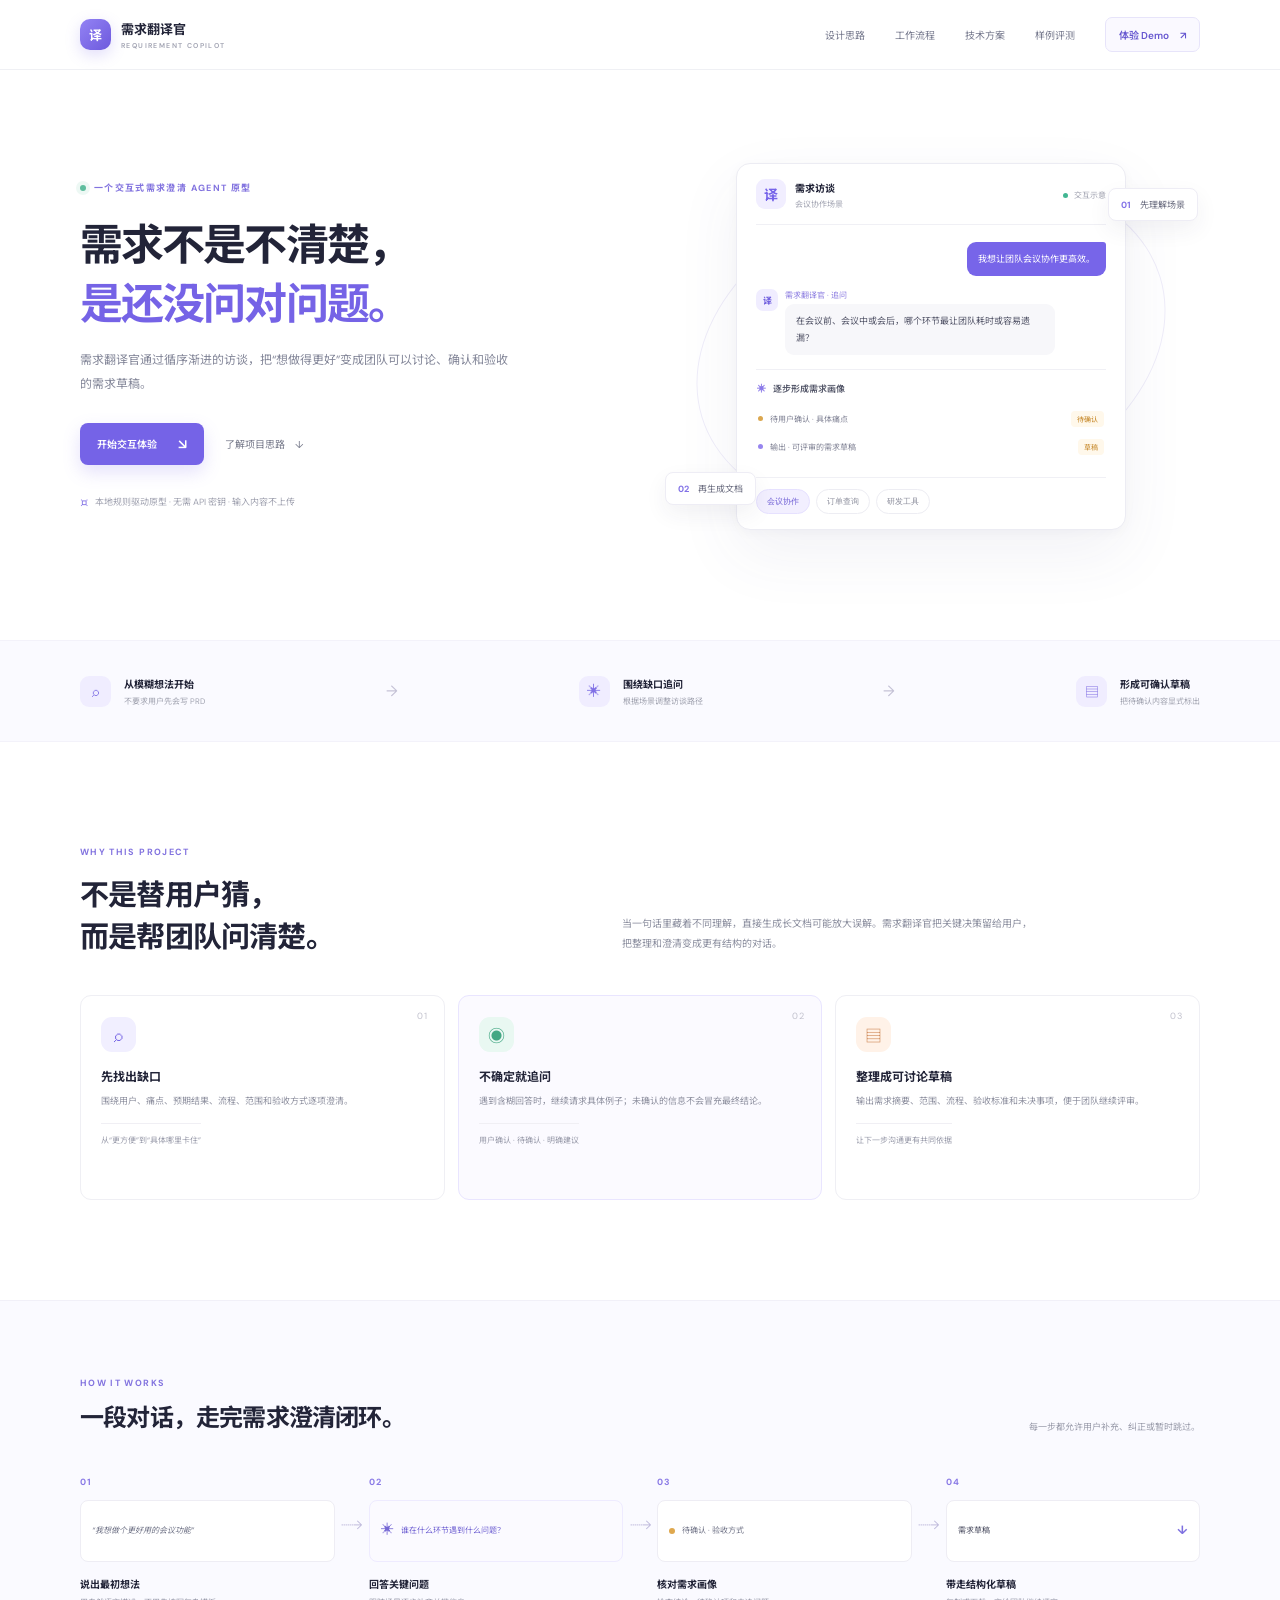
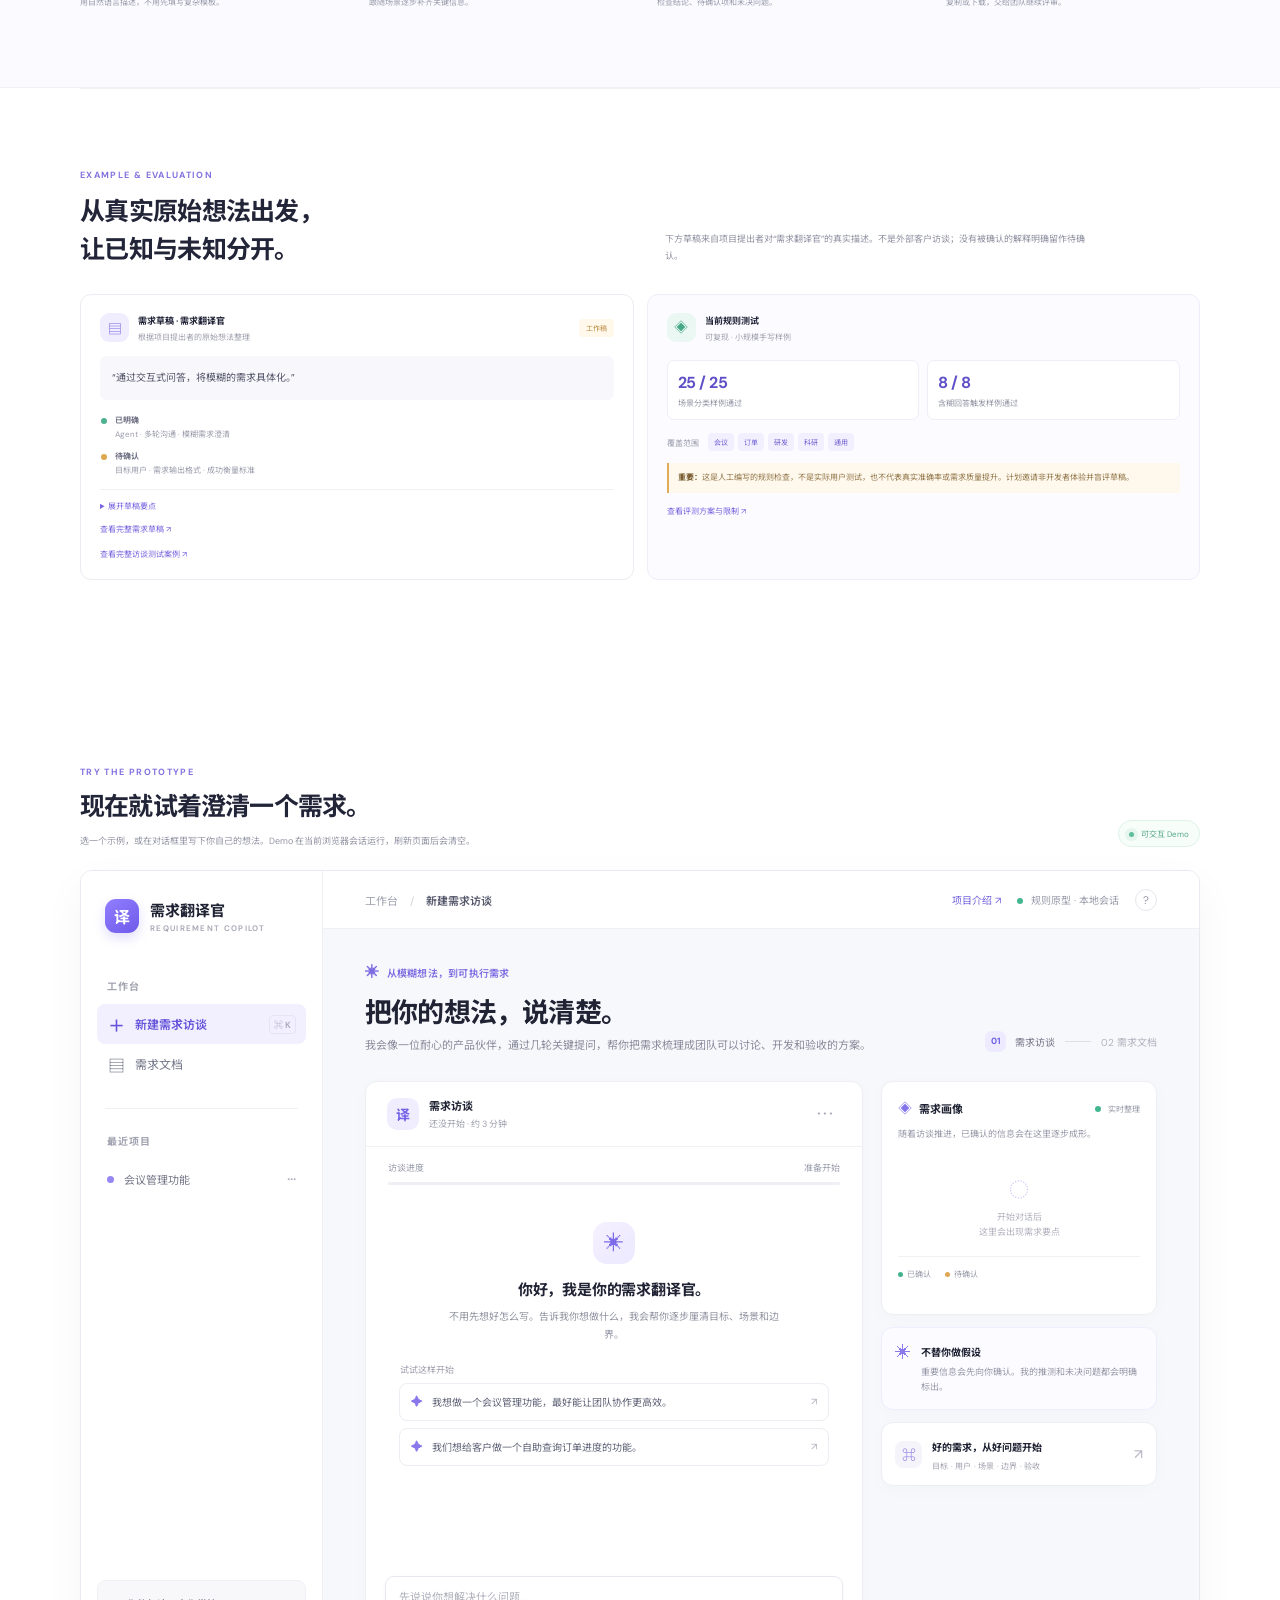
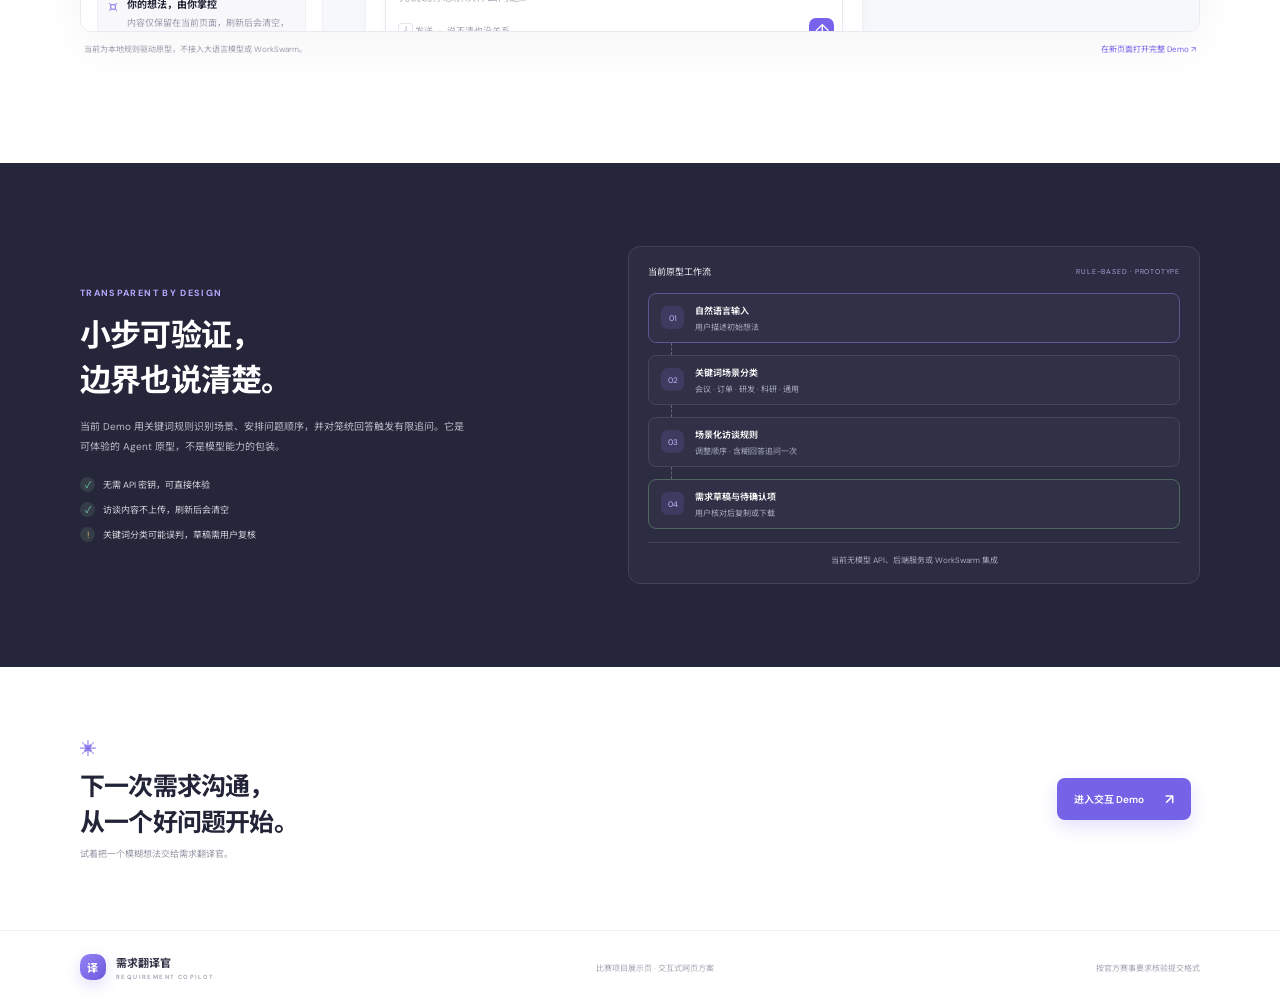
<file: index.html>
<!doctype html>
<html lang="zh-CN"><head><meta charset="utf-8"><meta http-equiv="refresh" content="0;url=/web/showcase.html"><meta name="viewport" content="width=device-width,initial-scale=1"><title>需求翻译官</title></head><body><p>正在打开项目展示页… <a href="/web/showcase.html">若未自动跳转，请点击这里</a></p><script>location.replace('/web/showcase.html');</script></body></html>
</file>
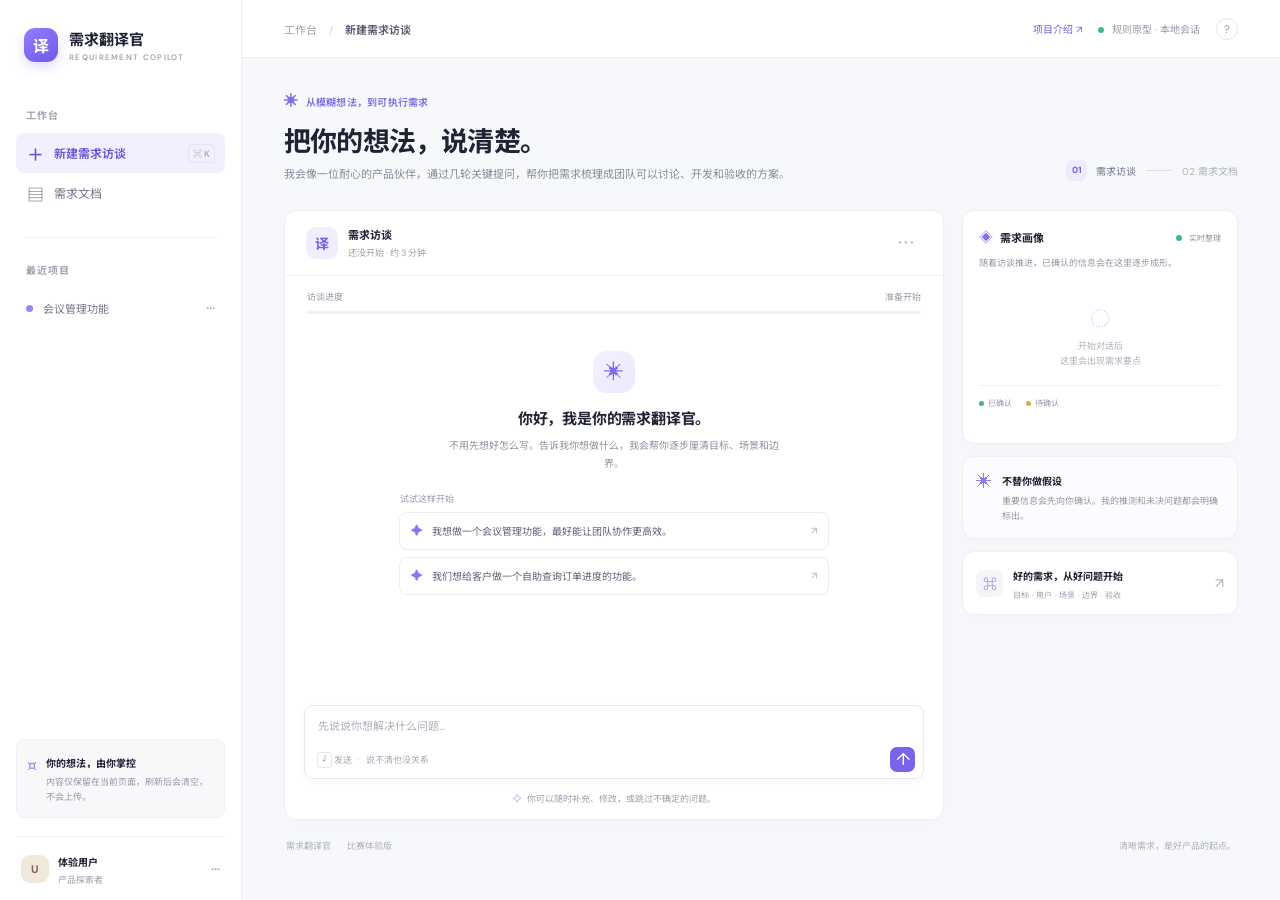
<file: web/index.html>
<!doctype html>
<html lang="zh-CN">
<head>
  <meta charset="UTF-8" />
  <meta name="viewport" content="width=device-width, initial-scale=1.0" />
  <meta name="theme-color" content="#f6f7fb" />
  <title>需求翻译官 — 把模糊想法，变成清晰需求</title>
  <link rel="preconnect" href="https://fonts.googleapis.com">
  <link rel="preconnect" href="https://fonts.gstatic.com" crossorigin>
  <link href="https://fonts.googleapis.com/css2?family=DM+Sans:wght@400;500;600;700&family=Noto+Sans+SC:wght@400;500;600;700;800&display=swap" rel="stylesheet">
  <link rel="stylesheet" href="styles.css" />
</head>
<body>
  <div class="app-shell">
    <aside class="sidebar">
      <a class="brand" href="#" aria-label="需求翻译官首页"><span class="brand-mark">译</span><span>需求翻译官<small>REQUIREMENT COPILOT</small></span></a>
      <div class="side-label">工作台</div>
      <button class="nav-item active" id="nav-new"><span class="nav-icon">＋</span> 新建需求访谈 <span class="nav-shortcut">⌘ K</span></button>
      <button class="nav-item" id="nav-doc"><span class="nav-icon">▤</span> 需求文档</button>
      <div class="side-divider"></div>
      <div class="side-label">最近项目</div>
      <button class="recent-item"><span class="recent-dot purple"></span><span>会议管理功能</span><span class="recent-more">···</span></button>
      <div class="sidebar-spacer"></div>
      <div class="privacy-note"><span class="lock-icon">⌑</span><div><strong>你的想法，由你掌控</strong><p>内容仅保留在当前页面，刷新后会清空，不会上传。</p></div></div>
      <div class="profile"><div class="avatar">U</div><div><strong>体验用户</strong><small>产品探索者</small></div><span class="profile-more">···</span></div>
    </aside>

    <main class="main-area">
      <header class="topbar"><div class="breadcrumb">工作台 <span>/</span> <strong id="crumb-title">新建需求访谈</strong></div><div class="top-actions"><a class="showcase-link" href="showcase.html">项目介绍 ↗</a><span class="saved-status"><i></i> 规则原型 · 本地会话</span><button class="icon-button" aria-label="帮助">?</button></div></header>
      <div class="workspace">
        <section class="intro-row">
          <div><div class="eyebrow"><span class="sparkle">✳</span> 从模糊想法，到可执行需求</div><h1>把你的想法，说清楚。</h1><p class="intro-copy">我会像一位耐心的产品伙伴，通过几轮关键提问，帮你把需求梳理成团队可以讨论、开发和验收的方案。</p></div>
          <div class="step-pill"><span class="step-num">01</span><span>需求访谈</span><span class="step-line"></span><span class="step-muted">02 需求文档</span></div>
        </section>

        <section class="content-grid">
          <div class="interview-card" id="interview-card">
            <div class="card-top"><div class="card-title"><span class="bot-avatar">译</span><div><strong>需求访谈</strong><small id="session-meta">还没开始 · 约 3 分钟</small></div></div><button class="more-button" aria-label="更多选项">···</button></div>
            <div class="progress-wrap"><div class="progress-meta"><span id="progress-label">访谈进度</span><span id="progress-count">准备开始</span></div><div class="progress-track"><div class="progress-fill" id="progress-fill"></div></div></div>
            <div class="chat-area" id="chat-area" aria-live="polite">
              <div class="welcome-block" id="welcome-block">
                <div class="welcome-icon">✳</div><h2>你好，我是你的需求翻译官。</h2><p>不用先想好怎么写。告诉我你想做什么，我会帮你逐步厘清目标、场景和边界。</p>
                <div class="suggestion-label">试试这样开始</div>
                <button class="suggestion" data-prompt="我想做一个会议管理功能，最好能让团队协作更高效。"><span class="suggestion-symbol">✦</span><span>我想做一个会议管理功能，最好能让团队协作更高效。</span><span class="suggestion-arrow">↗</span></button>
                <button class="suggestion" data-prompt="我们想给客户做一个自助查询订单进度的功能。"><span class="suggestion-symbol">✦</span><span>我们想给客户做一个自助查询订单进度的功能。</span><span class="suggestion-arrow">↗</span></button>
              </div>
              <div id="messages" class="messages"></div>
            </div>
            <div class="composer" id="composer">
              <textarea id="user-input" rows="1" placeholder="先说说你想解决什么问题…" aria-label="输入需求"></textarea>
              <div class="composer-bottom"><span class="input-hint"><span>↵</span> 发送 <span class="hint-sep">·</span> 说不清也没关系</span><button class="send-button" id="send-button" aria-label="发送">↑</button></div>
            </div>
            <div class="card-foot"><span>✧</span> 你可以随时补充、修改，或跳过不确定的问题。</div>
          </div>

          <aside class="right-column">
            <div class="insight-card"><div class="insight-heading"><span class="insight-icon">◈</span><strong>需求画像</strong><span class="live-tag"><i></i> 实时整理</span></div><p class="insight-desc">随着访谈推进，已确认的信息会在这里逐步成形。</p><div class="insight-list" id="insight-list"><div class="empty-insight"><span>◌</span><p>开始对话后<br>这里会出现需求要点</p></div></div><div class="insight-bottom"><span class="status-key"><i class="key-confirmed"></i>已确认</span><span class="status-key"><i class="key-open"></i>待确认</span></div></div>
            <div class="principle-card"><div class="principle-icon">✳</div><div><strong>不替你做假设</strong><p>重要信息会先向你确认。我的推测和未决问题都会明确标出。</p></div></div>
            <div class="help-card"><span class="help-icon">⌘</span><div><strong>好的需求，从好问题开始</strong><p>目标 · 用户 · 场景 · 边界 · 验收</p></div><span class="help-arrow">↗</span></div>
          </aside>
        </section>
        <footer class="page-footer"><span>需求翻译官 <span class="footer-dot">·</span> 比赛体验版</span><span>清晰需求，是好产品的起点。</span></footer>
      </div>
    </main>
  </div>
  <div class="toast" id="toast" role="status"></div>
  <div class="modal-backdrop" id="doc-modal" aria-hidden="true"><div class="doc-modal"><div class="modal-header"><div><span class="modal-kicker">需求翻译官 · 需求文档</span><h2>你的需求草稿</h2></div><button class="close-modal" id="close-modal" aria-label="关闭">×</button></div><div class="doc-meta"><span class="doc-status"><i></i> 草稿 · 需要你最终确认</span><span id="doc-date"></span></div><div class="doc-body" id="doc-body"></div><div class="modal-actions"><button class="secondary-button" id="copy-doc">复制文档</button><button class="primary-button" id="download-doc">下载 Markdown <span>↓</span></button></div></div></div>
  <script src="agent-core.js"></script>
  <script src="app.js"></script>
</body>
</html>
</file>
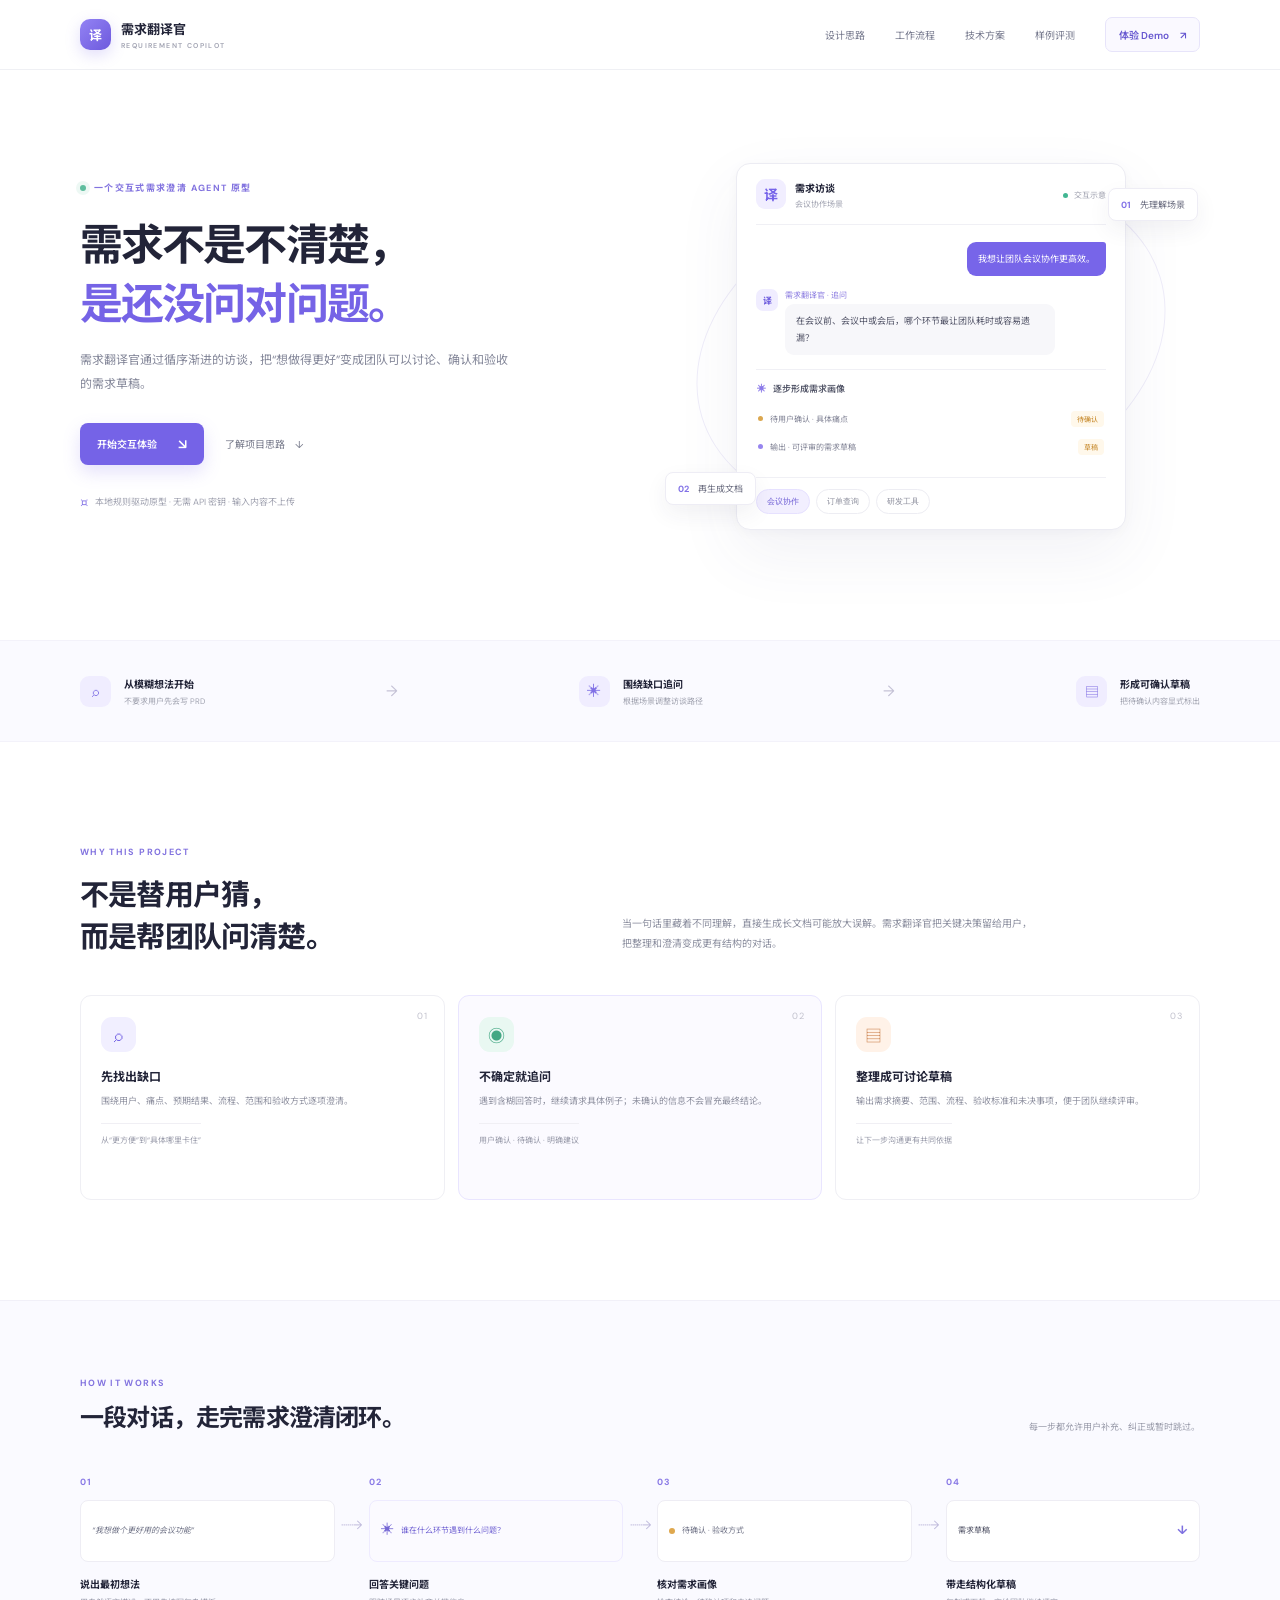
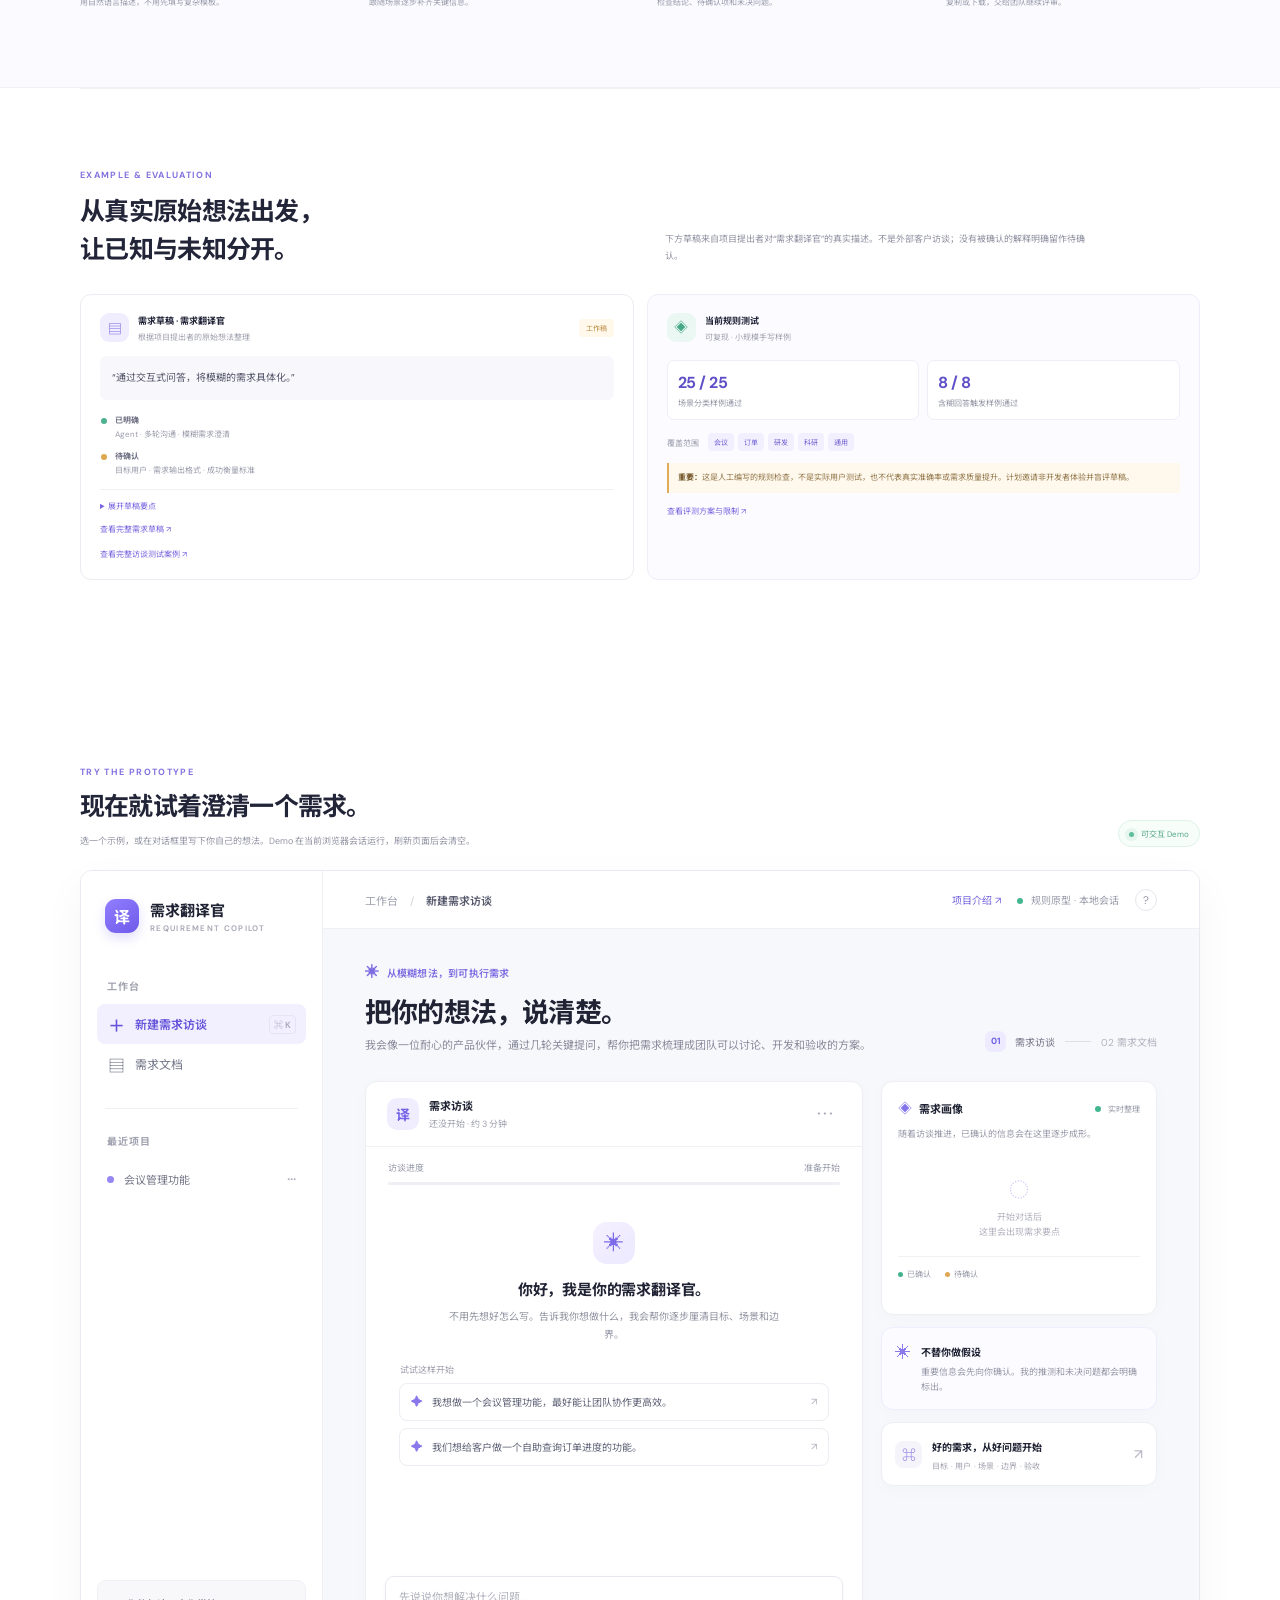
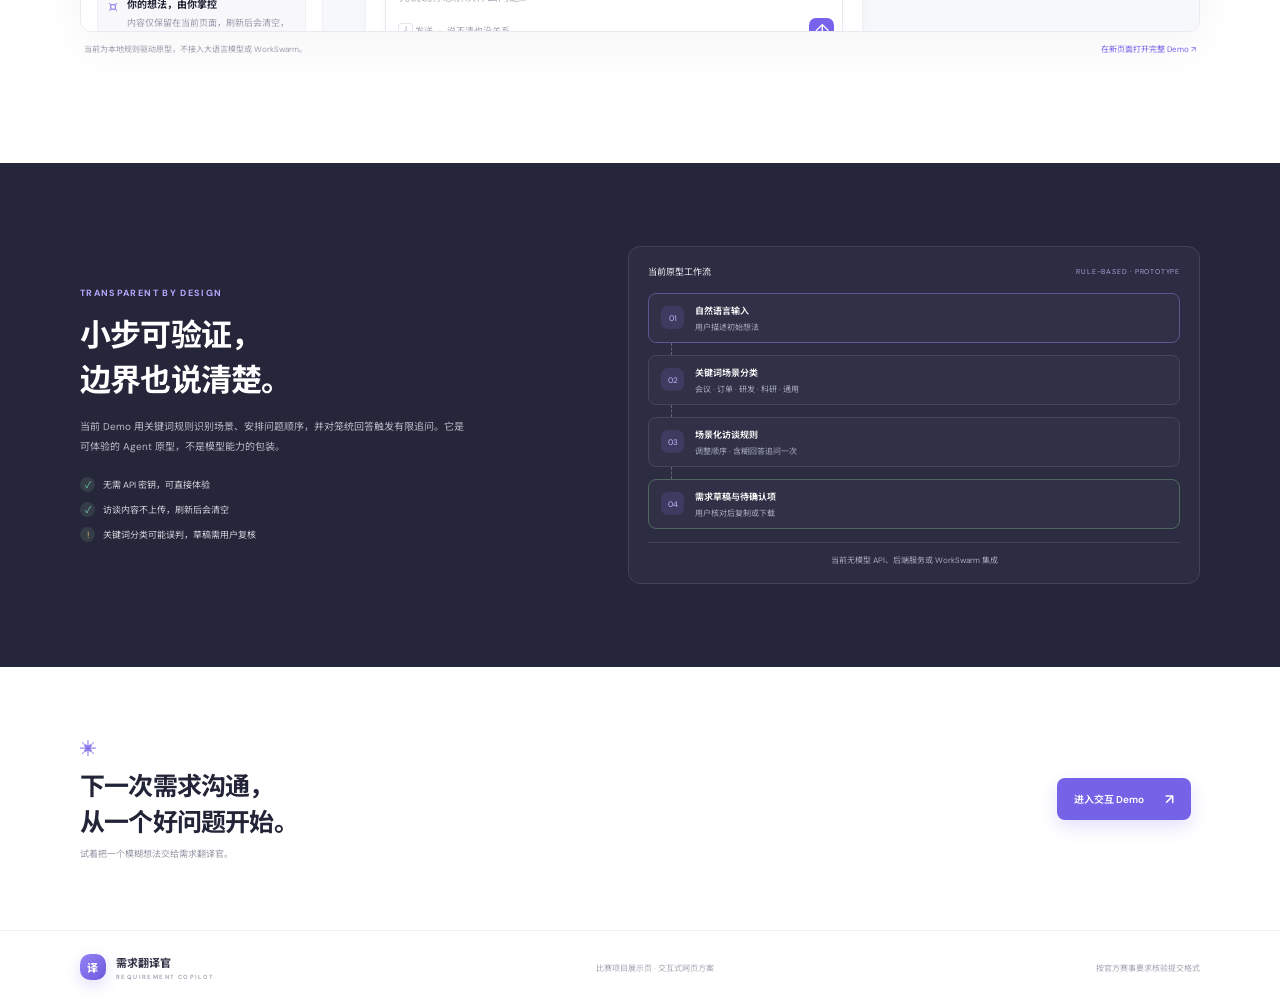
<file: web/showcase.html>
<!doctype html>
<html lang="zh-CN">
<head>
  <meta charset="UTF-8" />
  <meta name="viewport" content="width=device-width, initial-scale=1.0" />
  <meta name="theme-color" content="#f7f8fc" />
  <meta name="description" content="需求翻译官：通过有针对性的交互访谈，把模糊想法整理成可确认、可验收的需求。" />
  <title>需求翻译官｜交互式项目介绍</title>
  <link rel="stylesheet" href="showcase.css" />
</head>
<body>
  <header class="site-header">
    <a class="site-brand" href="#top"><span class="brand-symbol">译</span><span>需求翻译官<small>REQUIREMENT COPILOT</small></span></a>
    <nav><a href="#approach">设计思路</a><a href="#workflow">工作流程</a><a href="#tech">技术方案</a><a href="#evidence">样例评测</a><a class="nav-cta" href="#live-demo">体验 Demo <span>↗</span></a></nav>
  </header>
  <main id="top">
    <section class="hero wrap">
      <div class="hero-copy"><div class="eyebrow"><i></i> 一个交互式需求澄清 Agent 原型</div><h1>需求不是不清楚，<br><em>是还没问对问题。</em></h1><p>需求翻译官通过循序渐进的访谈，把“想做得更好”变成团队可以讨论、确认和验收的需求草稿。</p><div class="hero-actions"><a class="button-primary" href="#live-demo">开始交互体验 <span>↘</span></a><a class="text-link" href="#approach">了解项目思路 <span>↓</span></a></div><div class="hero-note"><span class="note-lock">⌑</span> 本地规则驱动原型 · 无需 API 密钥 · 输入内容不上传</div></div>
      <div class="hero-visual"><div class="visual-orbit orbit-one"></div><div class="visual-orbit orbit-two"></div><div class="sample-card"><div class="sample-head"><div class="sample-brand"><span>译</span><div><b>需求访谈</b><small id="sample-domain">会议协作场景</small></div></div><span class="sample-live"><i></i> 交互示意</span></div><div class="sample-chat"><div class="sample-bubble user-bubble" id="sample-user">我想让团队会议协作更高效。</div><div class="sample-agent"><span class="mini-avatar">译</span><div><div class="agent-label">需求翻译官 · 追问</div><div class="sample-bubble agent-bubble" id="sample-question">在会议前、会议中或会后，哪个环节最让团队耗时或容易遗漏？</div></div></div></div><div class="sample-divider"></div><div class="sample-result"><div class="result-title"><span>✳</span> 逐步形成需求画像</div><div class="result-row"><i class="green-dot"></i><span id="sample-confirmed">待用户确认 · 具体痛点</span><b>待确认</b></div><div class="result-row"><i class="purple-dot"></i><span>输出 · 可评审的需求草稿</span><b>草稿</b></div></div><div class="sample-tabs"><button class="sample-tab active" data-demo="meeting">会议协作</button><button class="sample-tab" data-demo="order">订单查询</button><button class="sample-tab" data-demo="coding">研发工具</button></div></div><div class="floating-note note-top"><span>01</span> 先理解场景</div><div class="floating-note note-bottom"><span>02</span> 再生成文档</div></div>
    </section>

    <section class="proof-strip"><div class="wrap proof-inner"><div><span class="proof-icon">⌕</span><b>从模糊想法开始</b><small>不要求用户先会写 PRD</small></div><div class="proof-arrow">→</div><div><span class="proof-icon">✳</span><b>围绕缺口追问</b><small>根据场景调整访谈路径</small></div><div class="proof-arrow">→</div><div><span class="proof-icon">▤</span><b>形成可确认草稿</b><small>把待确认内容显式标出</small></div></div></section>

    <section class="section wrap" id="approach"><div class="section-intro"><div class="eyebrow">WHY THIS PROJECT</div><h2>不是替用户猜，<br>而是帮团队问清楚。</h2><p>当一句话里藏着不同理解，直接生成长文档可能放大误解。需求翻译官把关键决策留给用户，把整理和澄清变成更有结构的对话。</p></div><div class="approach-grid"><article class="approach-card"><div class="card-number">01</div><div class="approach-icon lilac">⌕</div><h3>先找出缺口</h3><p>围绕用户、痛点、预期结果、流程、范围和验收方式逐项澄清。</p><span class="card-caption">从“更方便”到“具体哪里卡住”</span></article><article class="approach-card featured"><div class="card-number">02</div><div class="approach-icon mint">◉</div><h3>不确定就追问</h3><p>遇到含糊回答时，继续请求具体例子；未确认的信息不会冒充最终结论。</p><span class="card-caption">用户确认 · 待确认 · 明确建议</span></article><article class="approach-card"><div class="card-number">03</div><div class="approach-icon peach">▤</div><h3>整理成可讨论草稿</h3><p>输出需求摘要、范围、流程、验收标准和未决事项，便于团队继续评审。</p><span class="card-caption">让下一步沟通更有共同依据</span></article></div></section>

    <section class="workflow-section" id="workflow"><div class="wrap"><div class="workflow-heading"><div><div class="eyebrow">HOW IT WORKS</div><h2>一段对话，走完需求澄清闭环。</h2></div><p>每一步都允许用户补充、纠正或暂时跳过。</p></div><div class="workflow-steps"><article><span class="step-index">01</span><div class="step-visual input-visual">“我想做个更好用的会议功能”</div><h3>说出最初想法</h3><p>用自然语言描述，不用先填写复杂模板。</p></article><div class="step-connector">······→</div><article><span class="step-index">02</span><div class="step-visual ask-visual"><span>✳</span> 谁在什么环节遇到什么问题？</div><h3>回答关键问题</h3><p>跟随场景逐步补齐关键信息。</p></article><div class="step-connector">······→</div><article><span class="step-index">03</span><div class="step-visual check-visual"><i></i> 待确认 · 验收方式</div><h3>核对需求画像</h3><p>检查结论、待确认项和未决问题。</p></article><div class="step-connector">······→</div><article><span class="step-index">04</span><div class="step-visual doc-visual">需求草稿 <b>↓</b></div><h3>带走结构化草稿</h3><p>复制或下载，交给团队继续评审。</p></article></div></div></section>

    <section class="evidence-section wrap" id="evidence"><div class="evidence-heading"><div class="eyebrow">EXAMPLE & EVALUATION</div><h2>从真实原始想法出发，<br>让已知与未知分开。</h2><p>下方草稿来自项目提出者对“需求翻译官”的真实描述。不是外部客户访谈；没有被确认的解释明确留作待确认。</p></div><div class="evidence-grid"><article class="draft-preview"><div class="evidence-card-head"><span class="evidence-icon">▤</span><div><b>需求草稿 · 需求翻译官</b><small>根据项目提出者的原始想法整理</small></div><span class="draft-tag">工作稿</span></div><div class="draft-quote">“通过交互式问答，将模糊的需求具体化。”</div><div class="draft-line"><i class="confirmed-dot"></i><div><b>已明确</b><span>Agent · 多轮沟通 · 模糊需求澄清</span></div></div><div class="draft-line"><i class="pending-dot"></i><div><b>待确认</b><span>目标用户 · 需求输出格式 · 成功衡量标准</span></div></div><details class="draft-details"><summary>展开草稿要点</summary><ul><li>目标用户：尚未由提出者明确，当前不作假定。</li><li>场景：通过多轮问答逐步澄清需求；优先业务领域待选。</li><li>验收标准：尚无定量指标，需与提出者共同定义。</li><li>建议：明确最终交付物，以及“反复沟通”要减少还是作为澄清方式。</li></ul></details><a class="evidence-link" href="../docs/examples/需求翻译官-用户原始想法需求草稿.md" target="_blank" rel="noopener">查看完整需求草稿 ↗</a><br><a class="evidence-link" href="../docs/evaluation/cases/TC-001-需求翻译官核心澄清流程.md" target="_blank" rel="noopener">查看完整访谈测试案例 ↗</a></article><article class="eval-preview"><div class="evidence-card-head"><span class="evidence-icon eval-icon">◈</span><div><b>当前规则测试</b><small>可复现 · 小规模手写样例</small></div></div><div class="eval-metrics"><div class="metric"><strong>25 / 25</strong><span>场景分类样例通过</span></div><div class="metric"><strong>8 / 8</strong><span>含糊回答触发样例通过</span></div></div><div class="eval-coverage"><span>覆盖范围</span><div class="coverage-tags"><i>会议</i><i>订单</i><i>研发</i><i>科研</i><i>通用</i></div></div><div class="eval-caveat"><b>重要：</b>这是人工编写的规则检查，不是实际用户测试，也不代表真实准确率或需求质量提升。计划邀请非开发者体验并盲评草稿。</div><a class="evidence-link" href="../docs/evaluation/评测方案与初步结果.md" target="_blank" rel="noopener">查看评测方案与限制 ↗</a></article></div></section>

    <section class="demo-section wrap" id="live-demo"><div class="demo-heading"><div><div class="eyebrow">TRY THE PROTOTYPE</div><h2>现在就试着澄清一个需求。</h2><p>选一个示例，或在对话框里写下你自己的想法。Demo 在当前浏览器会话运行，刷新页面后会清空。</p></div><span class="demo-badge"><i></i> 可交互 Demo</span></div><div class="demo-frame"><iframe src="index.html" title="需求翻译官交互式 Demo" loading="lazy"></iframe></div><div class="frame-caption"><span>当前为本地规则驱动原型，不接入大语言模型或 WorkSwarm。</span><a href="index.html" target="_blank" rel="noopener">在新页面打开完整 Demo ↗</a></div></section>

    <section class="tech-section" id="tech"><div class="wrap tech-layout"><div class="tech-copy"><div class="eyebrow">TRANSPARENT BY DESIGN</div><h2>小步可验证，<br>边界也说清楚。</h2><p>当前 Demo 用关键词规则识别场景、安排问题顺序，并对笼统回答触发有限追问。它是可体验的 Agent 原型，不是模型能力的包装。</p><div class="tech-facts"><div><span class="fact-mark">✓</span><span>无需 API 密钥，可直接体验</span></div><div><span class="fact-mark">✓</span><span>访谈内容不上传，刷新后会清空</span></div><div><span class="fact-mark muted-mark">!</span><span>关键词分类可能误判，草稿需用户复核</span></div></div></div><div class="architecture-card"><div class="arch-header"><span>当前原型工作流</span><span class="arch-version">RULE-BASED · PROTOTYPE</span></div><div class="arch-node node-input"><span>01</span><div><b>自然语言输入</b><small>用户描述初始想法</small></div></div><div class="arch-line"></div><div class="arch-node"><span>02</span><div><b>关键词场景分类</b><small>会议 · 订单 · 研发 · 科研 · 通用</small></div></div><div class="arch-line"></div><div class="arch-node"><span>03</span><div><b>场景化访谈规则</b><small>调整顺序 · 含糊回答追问一次</small></div></div><div class="arch-line"></div><div class="arch-node node-output"><span>04</span><div><b>需求草稿与待确认项</b><small>用户核对后复制或下载</small></div></div><div class="arch-foot">当前无模型 API、后端服务或 WorkSwarm 集成</div></div></div></section>

    <section class="closing wrap"><div><span class="closing-sparkle">✳</span><h2>下一次需求沟通，<br>从一个好问题开始。</h2><p>试着把一个模糊想法交给需求翻译官。</p></div><a class="button-primary" href="#live-demo">进入交互 Demo <span>↗</span></a></section>
  </main>
  <footer class="site-footer"><div class="wrap footer-inner"><a class="site-brand" href="#top"><span class="brand-symbol">译</span><span>需求翻译官<small>REQUIREMENT COPILOT</small></span></a><span>比赛项目展示页 · 交互式网页方案</span><span>按官方赛事要求核验提交格式</span></div></footer>
  <script src="showcase.js"></script>
</body>
</html>
</file>
<file: web/styles.css>
@import url('https://fonts.googleapis.com/css2?family=DM+Sans:wght@400;500;600;700&family=Noto+Sans+SC:wght@400;500;600;700;800&display=swap');
:root{--ink:#202334;--muted:#85899c;--line:#ececf2;--paper:#fff;--bg:#f7f8fb;--purple:#7764ee;--purple-dark:#6551dc;--lavender:#f1efff;--green:#34a984;--font:'DM Sans','Noto Sans SC',sans-serif}*{box-sizing:border-box}body{margin:0;background:var(--bg);color:var(--ink);font-family:var(--font);font-size:14px;-webkit-font-smoothing:antialiased}button,textarea{font:inherit}button{cursor:pointer}.app-shell{min-height:100vh;display:flex}.sidebar{width:242px;background:#fff;border-right:1px solid #efeff4;padding:28px 16px 14px;display:flex;flex-direction:column;flex-shrink:0}.brand{display:flex;gap:11px;align-items:center;margin:0 8px 45px;text-decoration:none;color:var(--ink);font-weight:700;font-size:15px;letter-spacing:.1px}.brand-mark{width:34px;height:34px;border-radius:11px;background:linear-gradient(145deg,#917eff,#6e5ae9);color:#fff;display:grid;place-items:center;font-size:16px;box-shadow:0 5px 12px #7866eb38}.brand small{display:block;color:#a3a5b4;font-size:8px;letter-spacing:1.3px;font-weight:600;margin-top:2px}.side-label{font-size:10px;letter-spacing:1.1px;font-weight:700;color:#a2a4b1;margin:0 10px 11px}.nav-item,.recent-item{border:0;width:100%;height:40px;border-radius:8px;background:transparent;text-align:left;color:#75788a;padding:0 10px;display:flex;align-items:center;gap:10px;font-size:12px}.nav-item.active{color:#6553d9;background:#f2f0ff;font-weight:600}.nav-icon{font-size:17px;width:18px;text-align:center}.nav-shortcut{margin-left:auto;font-size:9px;color:#aaa8bb;border:1px solid #e6e3f3;border-radius:4px;padding:2px 4px}.side-divider{height:1px;background:#f0f0f4;margin:24px 8px}.recent-item{font-size:11px;color:#77798a}.recent-dot{width:7px;height:7px;border-radius:50%;background:#9687f5}.recent-more{margin-left:auto;font-size:17px;color:#adafbd}.sidebar-spacer{flex:1}.privacy-note{display:flex;gap:10px;padding:13px 10px;background:#f8f8fb;border:1px solid #f0f0f5;border-radius:9px;margin:12px 0 18px}.lock-icon{color:#8d7beb;font-size:18px}.privacy-note strong,.profile strong{font-size:10px}.privacy-note p{font-size:9px;line-height:1.6;color:#999baa;margin:4px 0 0}.profile{border-top:1px solid #f0f0f4;padding:15px 5px 0;display:flex;align-items:center;gap:9px}.avatar{width:28px;height:28px;border-radius:9px;background:#f1e8dc;color:#80664f;font-weight:700;display:grid;place-items:center;font-size:11px}.profile small{display:block;font-size:9px;color:#a0a1ae;margin-top:3px}.profile-more{margin-left:auto;color:#aaa;font-size:17px}.main-area{flex:1;min-width:0}.topbar{height:58px;background:#fff;border-bottom:1px solid #efeff4;padding:0 42px;display:flex;align-items:center;justify-content:space-between}.breadcrumb{font-size:11px;color:#a1a3b1}.breadcrumb span{margin:0 9px;color:#d1d1d9}.breadcrumb strong{font-weight:600;color:#55586b}.top-actions{display:flex;align-items:center;gap:16px}.showcase-link{font-size:10px;color:#7564df;text-decoration:none}.showcase-link:hover{color:#5744c8}.saved-status{color:#999baa;font-size:10px}.saved-status i,.live-tag i,.doc-status i{width:6px;height:6px;background:#42b78f;display:inline-block;border-radius:50%;margin-right:5px}.icon-button{width:22px;height:22px;border:1px solid #e7e7ee;border-radius:50%;background:#fff;color:#9395a4;font-size:11px}.workspace{max-width:1220px;margin:0 auto;padding:34px 42px 18px}.intro-row{display:flex;align-items:flex-end;justify-content:space-between;margin-bottom:25px}.eyebrow{font-size:10px;color:#7c6de2;font-weight:600;letter-spacing:.25px}.sparkle{font-size:14px;margin-right:5px}.intro-row h1{font-size:27px;letter-spacing:-.8px;margin:10px 0 6px;font-weight:700}.intro-copy{color:#898c9c;font-size:11px;margin:0;line-height:1.8}.step-pill{display:flex;align-items:center;gap:9px;color:#77798a;font-size:10px;padding-bottom:4px;white-space:nowrap}.step-num{width:21px;height:21px;border-radius:7px;display:grid;place-items:center;background:#eeeaff;color:#6f5fe1;font-weight:700;font-size:9px}.step-line{width:26px;height:1px;background:#dedee7;margin:0 1px}.step-muted{color:#b2b3bf}.content-grid{display:grid;grid-template-columns:minmax(0,1fr) 276px;gap:18px;align-items:start}.interview-card,.insight-card,.principle-card,.help-card{background:#fff;border:1px solid #eeeff4;border-radius:12px;box-shadow:0 4px 20px #30345105}.interview-card{min-height:610px;display:flex;flex-direction:column}.card-top{height:65px;display:flex;align-items:center;justify-content:space-between;padding:0 21px;border-bottom:1px solid #f1f1f5}.card-title{display:flex;align-items:center;gap:10px}.bot-avatar{width:32px;height:32px;border-radius:10px;background:#f0edff;color:#7665e7;display:grid;place-items:center;font-weight:700}.card-title strong{display:block;font-size:11px}.card-title small{display:block;font-size:9px;color:#a0a1af;margin-top:4px}.more-button{background:none;border:0;color:#a7a8b5;font-size:19px;letter-spacing:2px}.progress-wrap{padding:14px 22px 0}.progress-meta{display:flex;justify-content:space-between;font-size:9px;color:#9b9dac;margin-bottom:8px}.progress-track{height:3px;border-radius:3px;background:#f0eff5;overflow:hidden}.progress-fill{height:100%;background:#8978ed;border-radius:3px;width:0;transition:width .4s}.chat-area{padding:20px 22px 10px;flex:1;min-height:365px;overflow-y:auto;max-height:430px}.welcome-block{max-width:430px;margin:17px auto 20px;text-align:center}.welcome-icon{width:42px;height:42px;border-radius:14px;background:linear-gradient(135deg,#f5f1ff,#ece8ff);color:#7d6ae9;display:grid;place-items:center;margin:0 auto 14px;font-size:20px}.welcome-block h2{font-size:15px;margin:0 0 8px;letter-spacing:-.2px}.welcome-block>p{font-size:10px;color:#9294a2;line-height:1.8;margin:0 auto 19px;max-width:340px}.suggestion-label{text-align:left;color:#a0a1af;font-size:9px;margin:0 0 7px 1px}.suggestion{width:100%;text-align:left;border:1px solid #ededf3;background:#fff;border-radius:8px;padding:10px 11px;color:#626579;font-size:10px;margin:0 0 7px;display:flex;align-items:center;gap:9px;transition:.2s}.suggestion:hover{border-color:#c8c0fb;background:#fbfaff}.suggestion-symbol{font-size:12px;color:#8978ec}.suggestion-arrow{margin-left:auto;color:#b0b0be}.messages{display:flex;flex-direction:column;gap:15px}.message{display:flex;align-items:flex-start;gap:9px;max-width:91%;animation:fade .25s ease}.message.user{margin-left:auto;flex-direction:row-reverse}.message-avatar{width:25px;height:25px;border-radius:8px;flex:0 0 25px;display:grid;place-items:center;font-size:10px;font-weight:700}.message.assistant .message-avatar{background:#f0edff;color:#7665e7}.message.user .message-avatar{background:#f0eae2;color:#806a50}.bubble{padding:10px 12px;border-radius:4px 10px 10px 10px;background:#f7f7fa;color:#4e5062;font-size:11px;line-height:1.8;white-space:pre-wrap}.message.user .bubble{background:#7665e7;color:white;border-radius:10px 4px 10px 10px}.question-label{font-size:9px;color:#8d7ee8;margin-bottom:4px;font-weight:600}.quick-replies{margin-left:34px;display:flex;gap:7px;flex-wrap:wrap}.quick-reply{border:1px solid #e7e4f8;background:#fff;color:#7063c7;padding:6px 10px;border-radius:20px;font-size:9px;transition:.2s}.quick-reply:hover{background:#f4f1ff;border-color:#c9c1f6}.typing{display:flex;gap:4px;padding:11px 14px;background:#f7f7fa;border-radius:5px 10px 10px 10px;width:max-content;margin-left:34px}.typing i{width:4px;height:4px;border-radius:50%;background:#9a8bea;animation:bop 1s infinite}.typing i:nth-child(2){animation-delay:.15s}.typing i:nth-child(3){animation-delay:.3s}.composer{margin:0 19px;border:1px solid #e8e8f0;border-radius:9px;box-shadow:0 2px 7px #33344a08;transition:.2s}.composer:focus-within{border-color:#c8c0f4;box-shadow:0 0 0 3px #7764ee0b}.composer textarea{width:100%;resize:none;border:0;outline:0;padding:12px 13px 5px;background:transparent;color:#353749;font-size:11px;line-height:1.6;min-height:37px;max-height:100px}.composer textarea::placeholder{color:#b0b1bd}.composer-bottom{height:31px;display:flex;align-items:center;justify-content:space-between;padding:0 8px 6px 12px}.input-hint{font-size:9px;color:#aaaab6}.input-hint span:first-child{border:1px solid #e5e5ed;border-radius:3px;padding:1px 4px;color:#8e90a0}.hint-sep{margin:0 4px}.send-button{border:0;width:25px;height:25px;border-radius:7px;background:#7764eb;color:white;font-size:17px;line-height:1;transition:.2s}.send-button:hover{background:#6250d9;transform:translateY(-1px)}.send-button:disabled{background:#c9c5df;cursor:default}.card-foot{text-align:center;color:#a1a2af;font-size:9px;padding:13px 0 14px}.card-foot span{color:#9787ea;margin-right:3px}.right-column{display:flex;flex-direction:column;gap:12px}.insight-card{padding:17px 16px 13px;min-height:234px}.insight-heading{display:flex;align-items:center;gap:7px}.insight-icon{color:#8373e8;font-size:14px}.insight-heading strong{font-size:11px}.live-tag{margin-left:auto;font-size:8px;color:#999baa}.insight-desc{font-size:9px;color:#9a9baa;line-height:1.7;margin:9px 0 14px}.empty-insight{text-align:center;color:#b2b3bf;padding:18px 0 15px}.empty-insight span{font-size:20px;color:#d1cafa}.empty-insight p{font-size:9px;line-height:1.7;margin:7px 0 0}.insight-item{padding:8px 0;border-top:1px solid #f3f3f6;display:flex;gap:7px;align-items:flex-start}.insight-status{width:6px;height:6px;border-radius:50%;margin-top:4px;flex:0 0 6px}.insight-status.confirmed{background:#43b38d}.insight-status.open{background:#e0a753}.insight-item div{min-width:0}.insight-item small{font-size:8px;color:#a4a5b1;display:block;margin-bottom:3px}.insight-item p{font-size:9px;color:#55586b;line-height:1.6;margin:0;overflow-wrap:anywhere}.insight-bottom{border-top:1px solid #f1f1f5;padding-top:11px;display:flex;gap:14px}.status-key{font-size:8px;color:#9b9dab}.status-key i{display:inline-block;width:5px;height:5px;border-radius:50%;margin-right:4px}.key-confirmed{background:#43b38d}.key-open{background:#e0a753}.principle-card{padding:14px 13px;display:flex;gap:10px;align-items:flex-start;background:#fcfbff;border-color:#f0edff}.principle-icon{color:#8b79e9;font-size:16px}.principle-card strong,.help-card strong{font-size:10px}.principle-card p{margin:5px 0 0;color:#999aa9;font-size:9px;line-height:1.7}.help-card{padding:14px 13px;display:flex;gap:10px;align-items:center}.help-icon{width:27px;height:27px;display:grid;place-items:center;border-radius:8px;background:#f5f4fb;color:#8b7be3;font-weight:700}.help-card p{margin:5px 0 0;color:#a1a2b0;font-size:8px;letter-spacing:.2px}.help-arrow{margin-left:auto;color:#b1b0c0}.page-footer{display:flex;justify-content:space-between;color:#b0b1bd;font-size:9px;padding:19px 2px 0}.footer-dot{margin:0 5px;color:#d4d4dd}.toast{position:fixed;bottom:25px;left:50%;transform:translate(-50%,15px);background:#28293a;color:#fff;font-size:11px;padding:10px 15px;border-radius:8px;opacity:0;pointer-events:none;transition:.25s;z-index:10;box-shadow:0 8px 22px #20203022}.toast.show{opacity:1;transform:translate(-50%,0)}.modal-backdrop{position:fixed;inset:0;background:#17172866;backdrop-filter:blur(3px);z-index:20;display:none;align-items:center;justify-content:center;padding:20px}.modal-backdrop.open{display:flex;animation:fade .2s}.doc-modal{width:min(720px,100%);max-height:90vh;overflow:auto;background:#fff;border-radius:14px;padding:27px 32px;box-shadow:0 25px 80px #19192f33}.modal-header{display:flex;justify-content:space-between;align-items:flex-start}.modal-kicker{color:#8071df;font-size:9px;letter-spacing:.5px}.modal-header h2{font-size:20px;margin:6px 0 0}.close-modal{border:0;background:#f6f6f9;color:#77798a;border-radius:7px;width:29px;height:29px;font-size:20px}.doc-meta{display:flex;justify-content:space-between;margin:17px 0;padding:10px 0;border-top:1px solid #f0f0f4;border-bottom:1px solid #f0f0f4;font-size:9px;color:#9b9dab}.doc-status{color:#77798b}.doc-body{font-size:11px;line-height:1.8;color:#55586a}.doc-body h3{font-size:12px;color:#343648;margin:18px 0 5px}.doc-body p{margin:5px 0}.doc-body ul{padding-left:18px;margin:5px 0}.doc-body li{padding:2px 0}.doc-body .doc-note{background:#fff9ed;border-left:2px solid #e3b564;padding:8px 10px;color:#8b7447;margin:9px 0}.modal-actions{display:flex;justify-content:flex-end;gap:8px;margin-top:21px;padding-top:15px;border-top:1px solid #f0f0f4}.secondary-button,.primary-button{border-radius:7px;padding:9px 13px;font-size:10px}.secondary-button{border:1px solid #e6e6ed;background:#fff;color:#66687a}.primary-button{border:0;background:#7764e9;color:#fff}.primary-button span{margin-left:7px}@keyframes fade{from{opacity:0;transform:translateY(5px)}to{opacity:1;transform:translateY(0)}}@keyframes bop{0%,60%,100%{transform:translateY(0);opacity:.45}30%{transform:translateY(-3px);opacity:1}}
@media(max-width:1000px){.sidebar{width:205px}.workspace{padding:29px 25px 18px}.topbar{padding:0 25px}.content-grid{grid-template-columns:minmax(0,1fr) 240px;gap:12px}}@media(max-width:760px){.sidebar{display:none}.topbar{height:51px;padding:0 17px}.workspace{padding:24px 16px 18px}.intro-row{align-items:flex-start;gap:12px;flex-direction:column;margin-bottom:19px}.intro-row h1{font-size:23px}.step-pill{padding:0}.content-grid{grid-template-columns:1fr}.interview-card{min-height:560px}.right-column{display:grid;grid-template-columns:1fr 1fr}.insight-card{grid-column:1/-1}.page-footer span:last-child{display:none}}@media(max-width:420px){.right-column{grid-template-columns:1fr}.insight-card{grid-column:auto}.doc-modal{padding:22px 18px}.intro-copy{max-width:350px}.chat-area{padding-left:15px;padding-right:15px}}
.edit-insight{display:inline-block;margin-top:5px;padding:2px 8px;border:1px solid #e6e2f8;border-radius:5px;background:#fff;color:#6f60c8;font-size:8px}.edit-insight:hover,.edit-insight:focus-visible{background:#f5f2ff;border-color:#bfb5f3}.skip-reply{color:#77798a;border-color:#e4e5eb}.skip-reply:hover{background:#f5f5f8;border-color:#c9cad3}
</file>
<file: web/showcase.css>
@import url('https://fonts.googleapis.com/css2?family=DM+Sans:wght@400;500;600;700&family=Noto+Sans+SC:wght@400;500;600;700;800&display=swap');
:root{--ink:#222438;--muted:#777b91;--purple:#7664e9;--deep:#6350d5;--line:#e9eaf1;--bg:#f8f9fc;--font:'DM Sans','Noto Sans SC',sans-serif}*{box-sizing:border-box}html{scroll-behavior:smooth;scroll-padding-top:82px}body{margin:0;background:#fff;color:var(--ink);font-family:var(--font);font-size:14px;-webkit-font-smoothing:antialiased}a{color:inherit;text-decoration:none}.wrap{width:min(1120px,calc(100% - 64px));margin:0 auto}.site-header{height:70px;position:sticky;top:0;background:#ffffffed;backdrop-filter:blur(14px);border-bottom:1px solid #eff0f4;z-index:10;display:flex;align-items:center;justify-content:space-between;padding:0 max(32px,calc((100vw - 1120px)/2))}.site-brand{display:flex;align-items:center;gap:10px;font-size:13px;font-weight:700;letter-spacing:.1px}.site-brand small{display:block;font-size:7px;letter-spacing:1.4px;color:#a0a2b1;font-weight:600;margin-top:3px}.brand-symbol{width:31px;height:31px;border-radius:10px;background:linear-gradient(135deg,#9383f4,#6d59dd);color:#fff;display:grid;place-items:center;box-shadow:0 5px 15px #7664e938}nav{display:flex;align-items:center;gap:30px;color:#777a8e;font-size:10px}nav a:hover,.text-link:hover{color:var(--purple)}.nav-cta{padding:9px 13px;border:1px solid #e7e4fa;border-radius:7px;color:#6657d0;background:#faf9ff;font-weight:600}.nav-cta span{margin-left:9px}.hero{min-height:570px;display:grid;grid-template-columns:1fr 1fr;align-items:center;gap:45px;padding-top:45px;padding-bottom:62px}.eyebrow{font-size:9px;text-transform:uppercase;letter-spacing:1.35px;color:#8273df;font-weight:700}.hero .eyebrow{display:flex;align-items:center;gap:8px}.hero .eyebrow i,.demo-badge i{width:6px;height:6px;background:#5ebd9e;border-radius:50%;display:inline-block;box-shadow:0 0 0 4px #5ebd9e1c}.hero h1{font-size:43px;line-height:1.35;letter-spacing:-1.9px;margin:22px 0 15px;font-weight:700}.hero h1 em{font-style:normal;color:#7563e6}.hero-copy>p{font-size:12px;color:#85889a;line-height:2;max-width:430px;margin:0}.hero-actions{display:flex;align-items:center;gap:21px;margin-top:27px}.button-primary{display:inline-flex;align-items:center;justify-content:center;gap:21px;background:#7563e7;color:#fff;padding:12px 17px;border-radius:8px;font-size:10px;font-weight:600;box-shadow:0 7px 18px #7664e933;transition:.2s}.button-primary:hover{background:#6250d4;transform:translateY(-2px);box-shadow:0 10px 24px #7664e944}.button-primary span{font-size:14px}.text-link{font-size:10px;color:#777a8b}.text-link span{margin-left:7px}.hero-note{font-size:9px;color:#a0a2b0;margin-top:27px;display:flex;gap:7px;align-items:center}.note-lock{color:#8676e6;font-size:15px}.hero-visual{height:430px;position:relative;display:flex;align-items:center;justify-content:center}.visual-orbit{position:absolute;border:1px solid #efedf9;border-radius:50%;transform:rotate(-17deg)}.orbit-one{width:480px;height:330px}.orbit-two{width:400px;height:270px;transform:rotate(22deg);border-color:#f2f0fa}.sample-card{position:relative;width:min(390px,95%);background:#fff;border:1px solid #ececf3;border-radius:14px;padding:0 19px 15px;box-shadow:0 24px 65px #4d477b12,0 3px 12px #29294908;z-index:2}.sample-head{height:61px;border-bottom:1px solid #f0f0f5;display:flex;align-items:center;justify-content:space-between}.sample-brand{display:flex;align-items:center;gap:9px}.sample-brand>span{width:30px;height:30px;border-radius:9px;background:#f1eeff;color:#7664e9;display:grid;place-items:center;font-weight:700}.sample-brand b{display:block;font-size:10px}.sample-brand small{font-size:8px;color:#a2a4b2;display:block;margin-top:3px}.sample-live{font-size:8px;color:#a0a2b0}.sample-live i{width:5px;height:5px;display:inline-block;border-radius:50%;background:#42b692;margin-right:4px}.sample-chat{padding:17px 0 14px;display:flex;flex-direction:column;gap:13px}.sample-bubble{font-size:9px;line-height:1.8;padding:9px 11px;border-radius:9px}.user-bubble{background:#7765e9;color:#fff;max-width:83%;align-self:flex-end;border-radius:9px 3px 9px 9px}.sample-agent{display:flex;gap:7px;align-items:flex-start}.mini-avatar{width:22px;height:22px;border-radius:7px;background:#f0edff;color:#7463df;display:grid;place-items:center;font-size:9px;font-weight:700;flex:0 0 22px}.agent-label{font-size:8px;color:#8d7ee1;margin:0 0 4px}.agent-bubble{background:#f7f7fa;color:#535568;max-width:270px}.sample-divider{height:1px;background:#f0f0f5}.sample-result{padding:12px 1px 9px}.result-title{font-size:9px;font-weight:600;color:#55586a;margin-bottom:10px}.result-title span{color:#8c7be9;margin-right:5px}.result-row{display:flex;align-items:center;gap:7px;padding:6px 1px;font-size:8px;color:#838597}.result-row b{margin-left:auto;color:#d09b4a;background:#fff8eb;border-radius:4px;padding:3px 6px;font-size:7px;font-weight:500}.green-dot,.purple-dot{width:5px;height:5px;border-radius:50%;background:#dba74f}.purple-dot{background:#9785ef}.sample-tabs{border-top:1px solid #f0f0f5;margin-top:7px;padding-top:11px;display:flex;gap:6px}.sample-tab{border:1px solid #ededf3;background:#fff;color:#888a99;border-radius:20px;padding:6px 10px;font-size:8px;cursor:pointer;transition:.2s}.sample-tab.active,.sample-tab:hover{background:#f2efff;border-color:#e6e1ff;color:#7060d5}.floating-note{position:absolute;background:#fff;padding:9px 12px;border:1px solid #eeedf5;border-radius:8px;box-shadow:0 9px 22px #35345210;font-size:9px;color:#6a6c7f;z-index:3}.floating-note span{color:#8272e7;font-weight:700;margin-right:7px}.note-top{top:56px;right:2px}.note-bottom{bottom:57px;left:2px}.proof-strip{background:#fafaff;border-top:1px solid #f3f2fa;border-bottom:1px solid #f3f2fa}.proof-inner{height:100px;display:flex;justify-content:space-between;align-items:center}.proof-inner>div:not(.proof-arrow){display:grid;grid-template-columns:34px auto;grid-template-rows:auto auto;align-items:center;column-gap:10px}.proof-icon{grid-row:1/3;width:31px;height:31px;border-radius:9px;background:#f0edff;color:#8170e5;display:grid;place-items:center;font-size:14px}.proof-inner b{font-size:10px}.proof-inner small{font-size:8px;color:#a1a3b0;margin-top:3px}.proof-arrow{color:#c3c0d5;font-size:15px}.section{padding-top:104px;padding-bottom:100px}.section-intro{display:grid;grid-template-columns:.8fr 1fr;column-gap:80px;align-items:end;margin-bottom:37px}.section-intro .eyebrow{grid-column:1/-1;margin-bottom:16px}.section-intro h2,.workflow-heading h2,.demo-heading h2,.tech-copy h2,.closing h2{font-size:29px;letter-spacing:-.8px;line-height:1.45;margin:0;font-weight:700}.section-intro p{font-size:10px;line-height:2;color:#8d90a0;margin:0 0 4px;max-width:410px}.approach-grid{display:grid;grid-template-columns:repeat(3,1fr);gap:13px}.approach-card{padding:21px 20px 18px;border:1px solid #efeff4;border-radius:11px;min-height:205px;position:relative;overflow:hidden;background:#fff}.approach-card.featured{background:#fbfaff;border-color:#e9e5ff}.card-number{position:absolute;right:16px;top:14px;font-size:9px;color:#c1c1cd;letter-spacing:1px}.approach-icon{height:35px;width:35px;border-radius:11px;display:grid;place-items:center;font-size:17px;margin-bottom:15px}.approach-icon.lilac{background:#f1efff;color:#7868e5}.approach-icon.mint{background:#e9f8f2;color:#43a783}.approach-icon.peach{background:#fff2e8;color:#d18d5d}.approach-card h3{font-size:12px;margin:0 0 8px}.approach-card p{font-size:9px;line-height:1.9;color:#8f91a0;margin:0;max-width:290px}.card-caption{display:inline-block;margin-top:13px;padding-top:10px;border-top:1px solid #f0eff4;color:#9a9cab;font-size:8px}.workflow-section{background:#fafaff;border-top:1px solid #f1f0f8;border-bottom:1px solid #f1f0f8;padding:76px 0 78px}.workflow-heading{display:flex;align-items:flex-end;justify-content:space-between;margin-bottom:35px}.workflow-heading .eyebrow{margin-bottom:12px}.workflow-heading h2{font-size:24px}.workflow-heading>p{font-size:9px;color:#9a9cab;margin:0 0 3px}.workflow-steps{display:grid;grid-template-columns:1fr 34px 1fr 34px 1fr 34px 1fr;align-items:start}.workflow-steps article{min-width:0}.step-index{font-size:9px;color:#8979e6;font-weight:700;letter-spacing:1px}.step-visual{height:62px;margin:11px 0 14px;border:1px solid #eeedf4;background:#fff;border-radius:8px;padding:11px;display:flex;align-items:center;font-size:8px;color:#74778a;line-height:1.6}.input-visual{font-style:italic}.ask-visual{color:#7466d4;background:#fbfaff;border-color:#eeebff}.ask-visual span{margin-right:7px;font-size:13px}.check-visual{gap:7px}.check-visual i{width:6px;height:6px;background:#dfa84e;border-radius:50%}.doc-visual{justify-content:space-between;color:#4e5063}.doc-visual b{color:#7e70e0;font-size:12px}.workflow-steps h3{font-size:10px;margin:0 0 5px}.workflow-steps p{font-size:8px;color:#9b9dac;line-height:1.7;margin:0}.step-connector{color:#bdb8db;font-size:12px;margin-top:46px;text-align:center;white-space:nowrap}.demo-section{padding-top:100px;padding-bottom:98px}.demo-heading{display:flex;justify-content:space-between;align-items:flex-end;margin-bottom:20px}.demo-heading .eyebrow{margin-bottom:11px}.demo-heading h2{font-size:25px}.demo-heading p{font-size:9px;color:#9395a4;margin:8px 0 0;line-height:1.8}.demo-badge{font-size:8px;color:#55a887;border:1px solid #dff2ea;background:#f7fdf9;padding:7px 10px;border-radius:20px;margin-bottom:3px;white-space:nowrap}.demo-badge i{width:5px;height:5px;margin-right:5px}.demo-frame{border:1px solid #e9eaf1;background:#f7f8fb;border-radius:12px;overflow:hidden;box-shadow:0 16px 45px #34324a0b}.demo-frame iframe{display:block;width:100%;height:760px;border:0;background:#f7f8fb}.frame-caption{display:flex;justify-content:space-between;gap:12px;color:#9b9dac;font-size:8px;padding:11px 4px}.frame-caption a{color:#7664e9}.tech-section{background:#25263a;color:#fff;padding:83px 0}.tech-layout{display:grid;grid-template-columns:.9fr 1.1fr;gap:80px;align-items:center}.tech-copy .eyebrow{color:#b4a9ff}.tech-copy h2{font-size:31px;margin-top:15px}.tech-copy>p{font-size:10px;line-height:2;color:#b7b8c5;max-width:390px;margin:14px 0 20px}.tech-facts{display:flex;flex-direction:column;gap:10px}.tech-facts>div{display:flex;align-items:center;gap:8px;font-size:9px;color:#d0d0d9}.fact-mark{width:15px;height:15px;background:#353e48;border-radius:50%;display:grid;place-items:center;color:#70d0ad;font-size:9px}.muted-mark{color:#e7b85f}.architecture-card{border:1px solid #424357;background:#2c2d42;border-radius:12px;padding:18px 19px}.arch-header{display:flex;justify-content:space-between;align-items:center;color:#ebebf1;font-size:9px;margin-bottom:15px}.arch-version{font-size:7px;letter-spacing:.8px;color:#aaa3dc}.arch-node{display:flex;gap:11px;align-items:center;border:1px solid #45465b;background:#303146;border-radius:8px;padding:10px 12px}.arch-node>span{width:23px;height:23px;background:#3e3b60;color:#c1b8ff;border-radius:7px;display:grid;place-items:center;font-size:8px}.arch-node b{display:block;font-size:9px;font-weight:600}.arch-node small{display:block;font-size:8px;color:#a8aabb;margin-top:4px}.node-input{border-color:#5e548f}.node-output{border-color:#4e685f}.arch-line{height:12px;border-left:1px dashed #626278;margin-left:23px}.arch-foot{border-top:1px solid #424357;margin-top:13px;padding-top:11px;color:#a7a9b8;font-size:8px;text-align:center}.closing{display:flex;align-items:center;justify-content:space-between;padding-top:71px;padding-bottom:70px}.closing-sparkle{font-size:17px;color:#8574e8}.closing h2{font-size:25px;margin:9px 0 6px}.closing p{font-size:9px;color:#9698a6;margin:0}.closing .button-primary{margin-right:9px}.site-footer{border-top:1px solid #eff0f4}.footer-inner{height:72px;display:flex;align-items:center;justify-content:space-between;color:#a5a6b2;font-size:8px}.footer-inner .site-brand{color:#323448;font-size:11px}.footer-inner .brand-symbol{width:26px;height:26px;font-size:11px}.footer-inner .site-brand small{font-size:6px}
@media(max-width:850px){.wrap{width:calc(100% - 40px)}.hero{gap:18px;min-height:520px}.hero h1{font-size:36px}.hero-visual{transform:scale(.92)}.site-header{padding:0 20px}nav{gap:16px}.tech-layout{gap:35px}.workflow-steps{grid-template-columns:1fr 20px 1fr 20px 1fr 20px 1fr}.step-connector{font-size:8px}.demo-frame iframe{height:720px}}
@media(max-width:640px){.wrap{width:calc(100% - 34px)}.site-header{height:60px;padding:0 16px}.site-brand{font-size:11px}.brand-symbol{width:28px;height:28px}nav{gap:0}nav>a:not(.nav-cta){display:none}.nav-cta{font-size:9px;padding:8px 10px}.hero{grid-template-columns:1fr;padding-top:58px;padding-bottom:34px;gap:8px}.hero h1{font-size:36px;margin-top:17px}.hero-copy>p{font-size:11px}.hero-visual{height:370px;transform:none;margin:0 -8px}.sample-card{width: min(365px,94%)}.orbit-one{width:380px;height:270px}.orbit-two{width:320px;height:230px}.note-top{right:0;top:17px}.note-bottom{bottom:20px;left:0}.proof-inner{height:auto;padding:19px 0;display:grid;grid-template-columns:1fr 20px 1fr;row-gap:16px}.proof-arrow:nth-of-type(4){display:none}.proof-inner>div:not(.proof-arrow){grid-template-columns:27px auto;column-gap:7px}.proof-icon{width:25px;height:25px;font-size:12px}.proof-inner b{font-size:8px}.proof-inner small{font-size:7px}.section{padding-top:69px;padding-bottom:66px}.section-intro{grid-template-columns:1fr;gap:11px}.section-intro .eyebrow{margin-bottom:4px}.section-intro h2,.workflow-heading h2,.demo-heading h2{font-size:23px}.section-intro p{font-size:9px}.approach-grid{grid-template-columns:1fr;gap:9px}.approach-card{min-height:170px;padding:16px}.workflow-section{padding:60px 0}.workflow-heading{display:block}.workflow-heading>p{margin-top:10px}.workflow-steps{display:flex;flex-direction:column;gap:0}.workflow-steps article{width:100%;position:relative;padding-left:29px}.step-index{position:absolute;left:0;top:0}.step-visual{height:50px;margin:4px 0 9px}.workflow-steps p{padding-bottom:15px}.step-connector{transform:rotate(90deg);height:23px;margin:-8px 0 -4px 8px;align-self:flex-start}.demo-section{padding-top:67px;padding-bottom:60px}.demo-heading{display:block}.demo-badge{display:inline-block;margin-top:12px}.demo-frame iframe{height:760px}.frame-caption{flex-direction:column}.tech-section{padding:63px 0}.tech-layout{grid-template-columns:1fr;gap:27px}.tech-copy h2{font-size:27px}.closing{padding-top:54px;padding-bottom:54px;gap:20px;align-items:flex-start;flex-direction:column}.closing h2{font-size:23px}.footer-inner{height:auto;min-height:70px;flex-wrap:wrap;gap:8px;padding:15px 0}.footer-inner>span:last-child{display:none}}
.evidence-section{padding-top:80px;padding-bottom:86px;border-top:1px solid #f0f0f5}.evidence-heading{display:grid;grid-template-columns:1fr 1fr;column-gap:50px;align-items:end;margin-bottom:26px}.evidence-heading .eyebrow{grid-column:1/-1;margin-bottom:12px}.evidence-heading h2{font-size:25px;line-height:1.5;letter-spacing:-.7px;margin:0}.evidence-heading p{font-size:9px;line-height:1.9;color:#9193a2;margin:0 0 3px;max-width:420px}.evidence-grid{display:grid;grid-template-columns:1fr 1fr;gap:13px}.draft-preview,.eval-preview{border:1px solid #ececf2;border-radius:11px;padding:18px 19px;background:#fff}.eval-preview{background:#fcfbff;border-color:#efedfa}.evidence-card-head{display:flex;align-items:center;gap:9px}.evidence-icon{width:29px;height:29px;border-radius:9px;display:grid;place-items:center;background:#f0edff;color:#7b6ae1;font-size:14px}.eval-icon{background:#eaf7f2;color:#47a887}.evidence-card-head b{display:block;font-size:9px}.evidence-card-head small{display:block;font-size:8px;color:#a0a2af;margin-top:4px}.draft-tag{margin-left:auto;background:#fff8eb;color:#bd8d43;border-radius:4px;padding:4px 7px;font-size:7px}.draft-quote{padding:13px 12px;margin:14px 0;border-radius:7px;background:#f8f7fc;color:#55566a;font-size:10px;line-height:1.8}.draft-line{display:flex;gap:8px;align-items:flex-start;margin:9px 1px}.draft-line>i{width:6px;height:6px;border-radius:50%;margin-top:4px;flex:0 0 6px}.confirmed-dot{background:#4eb290}.pending-dot{background:#dba74f}.draft-line b{display:block;font-size:8px;color:#737587;margin-bottom:3px}.draft-line span{display:block;font-size:8px;color:#9b9dac;line-height:1.6}.draft-details{border-top:1px solid #f0f0f4;margin-top:12px;padding-top:10px}.draft-details summary{font-size:8px;color:#7766df;cursor:pointer}.draft-details ul{font-size:8px;color:#858798;line-height:1.8;padding-left:16px}.evidence-link{display:inline-block;margin-top:12px;font-size:8px;color:#7866df}.eval-metrics{display:grid;grid-template-columns:1fr 1fr;gap:8px;margin:18px 0 13px}.metric{padding:11px 10px;border:1px solid #efedf7;border-radius:7px;background:#fff}.metric strong{font-size:16px;letter-spacing:-.5px;color:#5f50c7;display:block}.metric span{font-size:8px;color:#9395a4;display:block;margin-top:4px}.eval-coverage{display:flex;align-items:center;gap:9px;font-size:8px;color:#9b9dac}.coverage-tags{display:flex;gap:4px;flex-wrap:wrap}.coverage-tags i{font-style:normal;font-size:7px;color:#7465d3;background:#f2efff;padding:4px 6px;border-radius:4px}.eval-caveat{background:#fff8ed;border-left:2px solid #dfad59;color:#92784b;font-size:8px;line-height:1.7;padding:8px 9px;margin-top:12px}.eval-caveat b{color:#7b6134}@media(max-width:640px){.evidence-section{padding-top:60px;padding-bottom:60px}.evidence-heading{grid-template-columns:1fr;gap:9px}.evidence-heading .eyebrow{margin-bottom:2px}.evidence-heading h2{font-size:22px}.evidence-grid{grid-template-columns:1fr}.draft-preview,.eval-preview{padding:15px}.metric strong{font-size:14px}}
</file>
